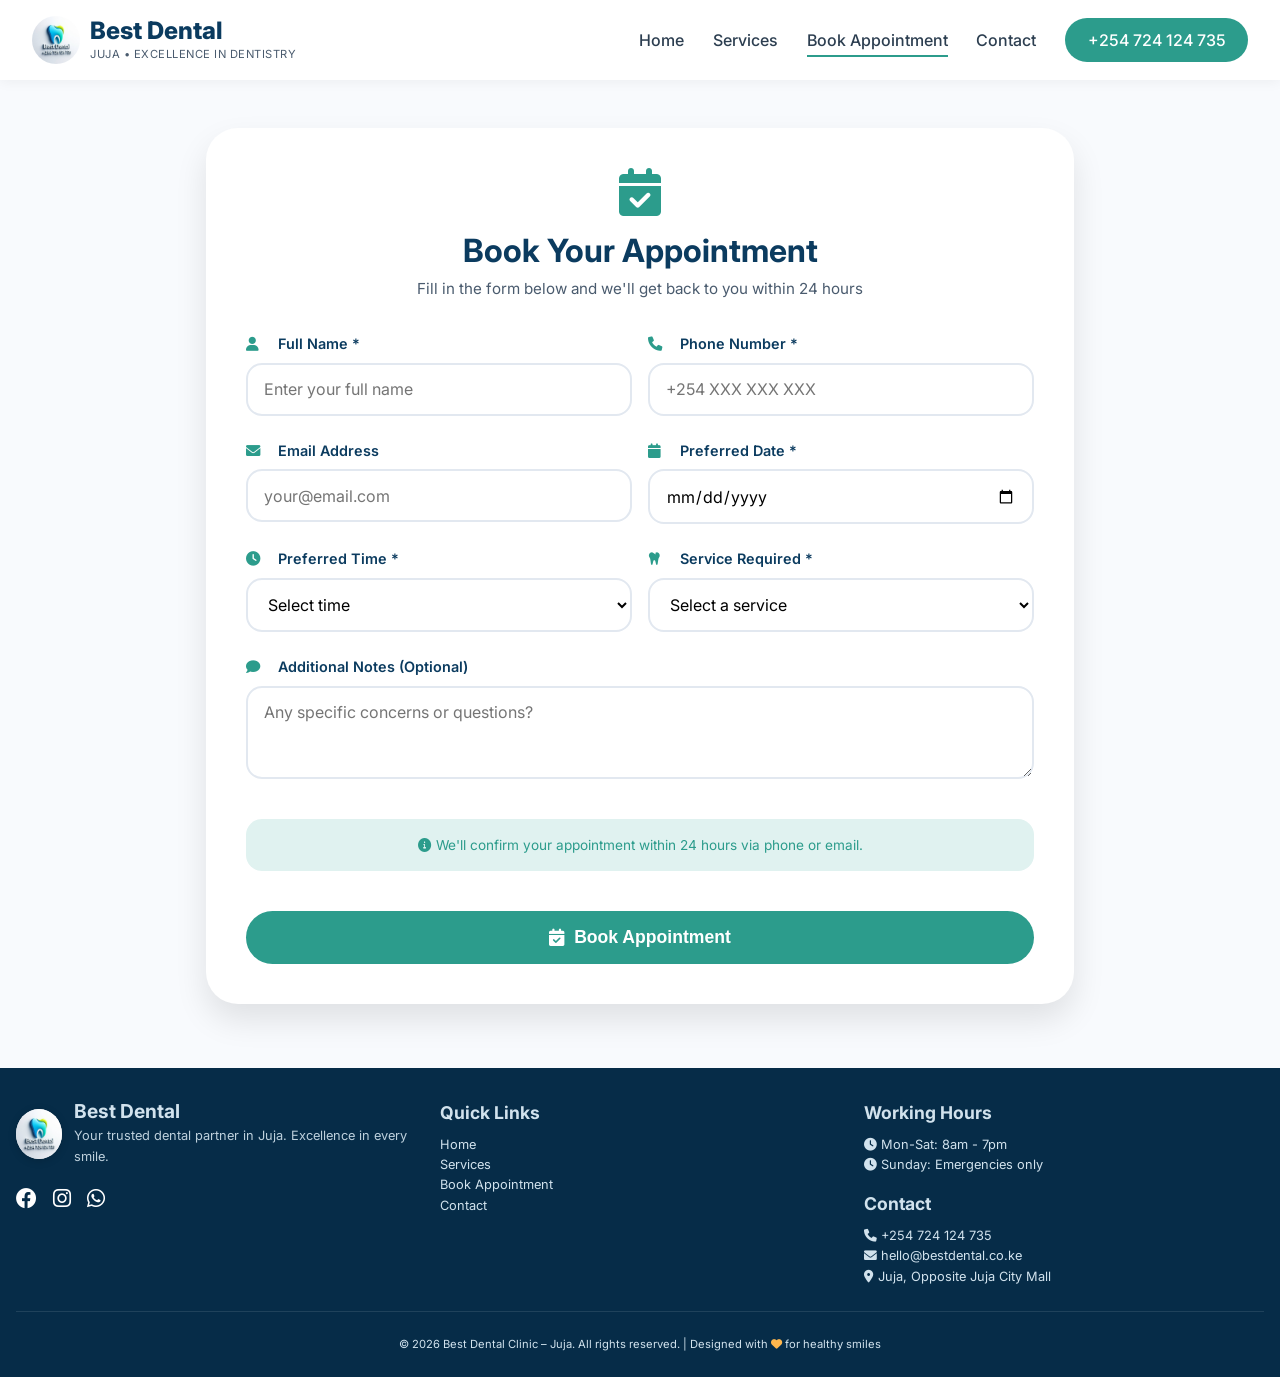
<file: appointment.html>
<!DOCTYPE html>
<html lang="en">
<head>
    <meta charset="UTF-8">
    <meta name="viewport" content="width=device-width, initial-scale=1.0, user-scalable=yes">
    <title>Book Appointment | Best Dental Juja</title>
    <link rel="stylesheet" href="https://cdnjs.cloudflare.com/ajax/libs/font-awesome/6.0.0-beta3/css/all.min.css">
    <link href="https://fonts.googleapis.com/css2?family=Inter:wght@300;400;500;600;700;800&display=swap" rel="stylesheet">
    <link rel="stylesheet" href="css/style.css">
    <style>
        /* Appointment Form Page Specific Styles */
        .form-container {
            max-width: 900px;
            margin: 2rem auto;
            padding: 1rem;
        }
        .form-card {
            background: white;
            border-radius: 32px;
            padding: 2.5rem;
            box-shadow: var(--shadow-lg);
            transition: transform 0.3s ease;
        }
        .form-card:hover {
            transform: translateY(-5px);
        }
        .form-header {
            text-align: center;
            margin-bottom: 2rem;
        }
        .form-header h1 {
            color: var(--primary);
            font-size: 2rem;
            margin-bottom: 0.5rem;
        }
        .form-header p {
            color: var(--gray-600);
            font-size: 0.95rem;
        }
        .form-header i {
            font-size: 3rem;
            color: var(--secondary);
            margin-bottom: 1rem;
        }
        .booking-form {
            display: flex;
            flex-direction: column;
            gap: 1.5rem;
        }
        .form-group {
            display: flex;
            flex-direction: column;
            gap: 0.5rem;
        }
        .form-group label {
            font-weight: 600;
            color: var(--primary);
            font-size: 0.9rem;
        }
        .form-group label i {
            margin-right: 8px;
            color: var(--secondary);
            width: 20px;
        }
        .form-group input,
        .form-group select,
        .form-group textarea {
            padding: 0.9rem 1rem;
            border: 2px solid #e2e8f0;
            border-radius: 16px;
            font-family: 'Inter', sans-serif;
            font-size: 1rem;
            transition: all 0.3s ease;
            background: white;
        }
        .form-group input:focus,
        .form-group select:focus,
        .form-group textarea:focus {
            outline: none;
            border-color: var(--secondary);
            box-shadow: 0 0 0 3px rgba(44, 156, 140, 0.1);
        }
        .form-row {
            display: grid;
            grid-template-columns: 1fr 1fr;
            gap: 1rem;
        }
        .submit-btn {
            background: var(--secondary);
            color: white;
            padding: 1rem;
            border: none;
            border-radius: 50px;
            font-size: 1.1rem;
            font-weight: 700;
            cursor: pointer;
            transition: all 0.3s ease;
            margin-top: 1rem;
            display: flex;
            align-items: center;
            justify-content: center;
            gap: 10px;
        }
        .submit-btn:hover {
            background: var(--primary-light);
            transform: translateY(-3px);
            box-shadow: var(--shadow-md);
        }
        .success-message {
            background: #d4edda;
            color: #155724;
            padding: 1rem;
            border-radius: 16px;
            margin-bottom: 1.5rem;
            text-align: center;
            display: none;
        }
        .error-message {
            background: #f8d7da;
            color: #721c24;
            padding: 1rem;
            border-radius: 16px;
            margin-bottom: 1.5rem;
            text-align: center;
            display: none;
        }
        .info-box {
            background: var(--secondary-light);
            padding: 1rem;
            border-radius: 16px;
            margin-top: 1rem;
            text-align: center;
        }
        .info-box p {
            font-size: 0.85rem;
            color: var(--secondary);
            margin: 0;
        }
        @media (max-width: 768px) {
            .form-card {
                padding: 1.5rem;
            }
            .form-row {
                grid-template-columns: 1fr;
                gap: 1rem;
            }
            .form-header h1 {
                font-size: 1.5rem;
            }
        }
    </style>
</head>
<body>
    <nav class="navbar">
        <div class="logo-area">
            <div class="logo-icon">
                <img src="img/logo.jpg" alt="Best Dental Logo">
            </div>
            <div class="logo-text">
                <h2>Best Dental</h2>
                <p>JUJA • EXCELLENCE IN DENTISTRY</p>
            </div>
        </div>
        
        <!-- Hamburger Button (Mobile Only) -->
        <button class="hamburger" id="hamburgerBtn">
            <span></span>
            <span></span>
            <span></span>
        </button>
        
        <!-- Desktop Navigation -->
        <div class="nav-links">
            <a href="index.html">Home</a>
            <a href="services.html">Services</a>
            <a href="appointment.html" class="active">Book Appointment</a>
            <a href="contact.html">Contact</a>
            <a href="contact.html" class="btn-contact">+254 724 124 735</a>
        </div>
    </nav>

    <!-- Slider Menu (Mobile Only) -->
    <div class="slider-overlay" id="sliderOverlay"></div>
    <div class="slider-menu" id="sliderMenu">
        <div class="slider-header">
            <div class="slider-logo">
                <div class="slider-logo-icon">
                    <img src="img/logo.jpg" alt="Best Dental Logo">
                </div>
                <div class="slider-logo-text">
                    <h3>Best Dental</h3>
                    <p>Juja • Excellence in Dentistry</p>
                </div>
            </div>
            <button class="close-slider" id="closeSliderBtn">&times;</button>
        </div>
        
        <div class="slider-nav">
            <a href="index.html"><i class="fas fa-home"></i> Home</a>
            <a href="services.html"><i class="fas fa-tooth"></i> Services</a>
            <a href="appointment.html" class="active"><i class="fas fa-calendar-check"></i> Book Appointment</a>
            <a href="contact.html"><i class="fas fa-envelope"></i> Contact</a>
        </div>
        
        <div class="slider-contact">
            <h4><i class="fas fa-phone-alt"></i> Contact Us</h4>
            <p><i class="fas fa-phone"></i> +254 724 124 735</p>
            <p><i class="fas fa-envelope"></i> hello@bestdental.co.ke</p>
            <p><i class="fas fa-map-marker-alt"></i> Juja, Opposite Juja City Mall</p>
            
            <div class="slider-social">
                <a href="https://web.facebook.com/best.dental.724787" target="_blank"><i class="fab fa-facebook"></i></a>
                <a href="https://www.instagram.com/bestdentalservices/" target="_blank"><i class="fab fa-instagram"></i></a>
                <a href="https://wa.me/254724124735" target="_blank"><i class="fab fa-whatsapp"></i></a>
            </div>
            
            <a href="appointment.html" class="slider-btn"><i class="fas fa-calendar-check"></i> Book Appointment</a>
        </div>
    </div>

    <div class="form-container">
        <div class="form-card">
            <div class="form-header">
                <i class="fas fa-calendar-check"></i>
                <h1>Book Your Appointment</h1>
                <p>Fill in the form below and we'll get back to you within 24 hours</p>
            </div>

            <div id="successMessage" class="success-message">
                <i class="fas fa-check-circle"></i> Your appointment has been booked successfully! We'll contact you shortly to confirm.
            </div>
            <div id="errorMessage" class="error-message">
                <i class="fas fa-exclamation-circle"></i> Please fill in all required fields correctly.
            </div>

            <form id="appointmentForm" class="booking-form">
                <div class="form-row">
                    <div class="form-group">
                        <label><i class="fas fa-user"></i> Full Name *</label>
                        <input type="text" id="fullName" placeholder="Enter your full name" required>
                    </div>
                    <div class="form-group">
                        <label><i class="fas fa-phone"></i> Phone Number *</label>
                        <input type="tel" id="phone" placeholder="+254 XXX XXX XXX" required>
                    </div>
                </div>

                <div class="form-row">
                    <div class="form-group">
                        <label><i class="fas fa-envelope"></i> Email Address</label>
                        <input type="email" id="email" placeholder="your@email.com">
                    </div>
                    <div class="form-group">
                        <label><i class="fas fa-calendar"></i> Preferred Date *</label>
                        <input type="date" id="preferredDate" required>
                    </div>
                </div>

                <div class="form-row">
                    <div class="form-group">
                        <label><i class="fas fa-clock"></i> Preferred Time *</label>
                        <select id="preferredTime" required>
                            <option value="">Select time</option>
                            <option value="08:00">8:00 AM</option>
                            <option value="09:00">9:00 AM</option>
                            <option value="10:00">10:00 AM</option>
                            <option value="11:00">11:00 AM</option>
                            <option value="12:00">12:00 PM</option>
                            <option value="13:00">1:00 PM</option>
                            <option value="14:00">2:00 PM</option>
                            <option value="15:00">3:00 PM</option>
                            <option value="16:00">4:00 PM</option>
                            <option value="17:00">5:00 PM</option>
                            <option value="18:00">6:00 PM</option>
                        </select>
                    </div>
                    <div class="form-group">
                        <label><i class="fas fa-tooth"></i> Service Required *</label>
                        <select id="service" required>
                            <option value="">Select a service</option>
                            <option value="General Checkup">General Checkup & Cleaning</option>
                            <option value="Teeth Whitening">Teeth Whitening</option>
                            <option value="Braces">Braces & Orthodontics</option>
                            <option value="Dentures">Dentures</option>
                            <option value="Root Canal">Root Canal Treatment</option>
                            <option value="Tooth Gems">Tooth Gems</option>
                            <option value="Cosmetic Dentistry">Cosmetic Dentistry</option>
                            <option value="Emergency Care">Emergency Dental Care</option>
                        </select>
                    </div>
                </div>

                <div class="form-group">
                    <label><i class="fas fa-comment"></i> Additional Notes (Optional)</label>
                    <textarea id="notes" rows="3" placeholder="Any specific concerns or questions?"></textarea>
                </div>

                <div class="info-box">
                    <p><i class="fas fa-info-circle"></i> We'll confirm your appointment within 24 hours via phone or email.</p>
                </div>

                <button type="submit" class="submit-btn">
                    <i class="fas fa-calendar-check"></i> Book Appointment
                </button>
            </form>
        </div>
    </div>

    <footer>
        <div class="footer-content">
            <div>
                <div class="footer-logo-area">
                    <div class="footer-logo-icon">
                        <img src="img/logo.jpg" alt="Best Dental Logo">
                    </div>
                    <div>
                        <h3>Best Dental</h3>
                        <p>Your trusted dental partner in Juja. Excellence in every smile.</p>
                    </div>
                </div>
                <div class="social-links">
                    <a href="https://web.facebook.com/best.dental.724787" target="_blank"><i class="fab fa-facebook"></i></a>
                    <a href="https://www.instagram.com/bestdentalservices/" target="_blank"><i class="fab fa-instagram"></i></a>
                    <a href="https://wa.me/254724124735" target="_blank"><i class="fab fa-whatsapp"></i></a>
                </div>
            </div>
            <div>
                <h4>Quick Links</h4>
                <p><a href="index.html">Home</a><br><a href="services.html">Services</a><br><a href="appointment.html">Book Appointment</a><br><a href="contact.html">Contact</a></p>
            </div>
            <div>
                <h4>Working Hours</h4>
                <p><i class="fas fa-clock"></i> Mon-Sat: 8am - 7pm<br><i class="fas fa-clock"></i> Sunday: Emergencies only</p>
                <h4 style="margin-top: 1rem;">Contact</h4>
                <p><i class="fas fa-phone"></i> +254 724 124 735<br><i class="fas fa-envelope"></i> hello@bestdental.co.ke<br><i class="fas fa-map-marker-alt"></i> Juja, Opposite Juja City Mall</p>
            </div>
        </div>
        <div class="copyright">
            <p>© 2026 Best Dental Clinic – Juja. All rights reserved. | Designed with <i class="fas fa-heart" style="color: #ffb74d;"></i> for healthy smiles</p>
        </div>
    </footer>

    <script>
        // Appointment Form Handler
        document.getElementById('appointmentForm').addEventListener('submit', function(e) {
            e.preventDefault();
            
            // Get form values
            const fullName = document.getElementById('fullName').value.trim();
            const phone = document.getElementById('phone').value.trim();
            const email = document.getElementById('email').value.trim();
            const preferredDate = document.getElementById('preferredDate').value;
            const preferredTime = document.getElementById('preferredTime').value;
            const service = document.getElementById('service').value;
            const notes = document.getElementById('notes').value;
            
            // Validate required fields
            if (!fullName || !phone || !preferredDate || !preferredTime || !service) {
                showError('Please fill in all required fields.');
                return;
            }
            
            // Validate phone number (basic Kenyan format)
            const phoneRegex = /^(\+254|0)[0-9]{9}$/;
            if (!phoneRegex.test(phone) && !phone.match(/^[0-9]{10,12}$/)) {
                showError('Please enter a valid phone number (e.g., 0712345678 or +254712345678)');
                return;
            }
            
            // Create appointment object
            const appointment = {
                id: Date.now(),
                name: fullName,
                phone: phone,
                email: email,
                service: service,
                datetime: `${preferredDate}T${preferredTime}`,
                date: preferredDate,
                time: preferredTime,
                notes: notes,
                status: 'Pending',
                createdAt: new Date().toISOString(),
                source: 'patient_form'
            };
            
            // Get existing appointments from localStorage
            let appointments = JSON.parse(localStorage.getItem('bestDentalERP')) || [];
            
            // Add new appointment
            appointments.push(appointment);
            
            // Save to localStorage
            localStorage.setItem('bestDentalERP', JSON.stringify(appointments));
            
            // Show success message
            showSuccess('Your appointment has been booked successfully!');
            
            // Reset form
            document.getElementById('appointmentForm').reset();
            
            // Optional: Send to admin email (would require backend)
            console.log('New appointment booked:', appointment);
        });
        
        function showSuccess(message) {
            const successDiv = document.getElementById('successMessage');
            const errorDiv = document.getElementById('errorMessage');
            successDiv.innerHTML = `<i class="fas fa-check-circle"></i> ${message}`;
            successDiv.style.display = 'block';
            errorDiv.style.display = 'none';
            
            // Auto hide after 5 seconds
            setTimeout(() => {
                successDiv.style.display = 'none';
            }, 5000);
        }
        
        function showError(message) {
            const errorDiv = document.getElementById('errorMessage');
            const successDiv = document.getElementById('successMessage');
            errorDiv.innerHTML = `<i class="fas fa-exclamation-circle"></i> ${message}`;
            errorDiv.style.display = 'block';
            successDiv.style.display = 'none';
            
            // Auto hide after 4 seconds
            setTimeout(() => {
                errorDiv.style.display = 'none';
            }, 4000);
        }
        
        // Set min date to today
        const today = new Date().toISOString().split('T')[0];
        document.getElementById('preferredDate').min = today;
    </script>
    <script src="js/script.js"></script>
</body>
</html>
</file>
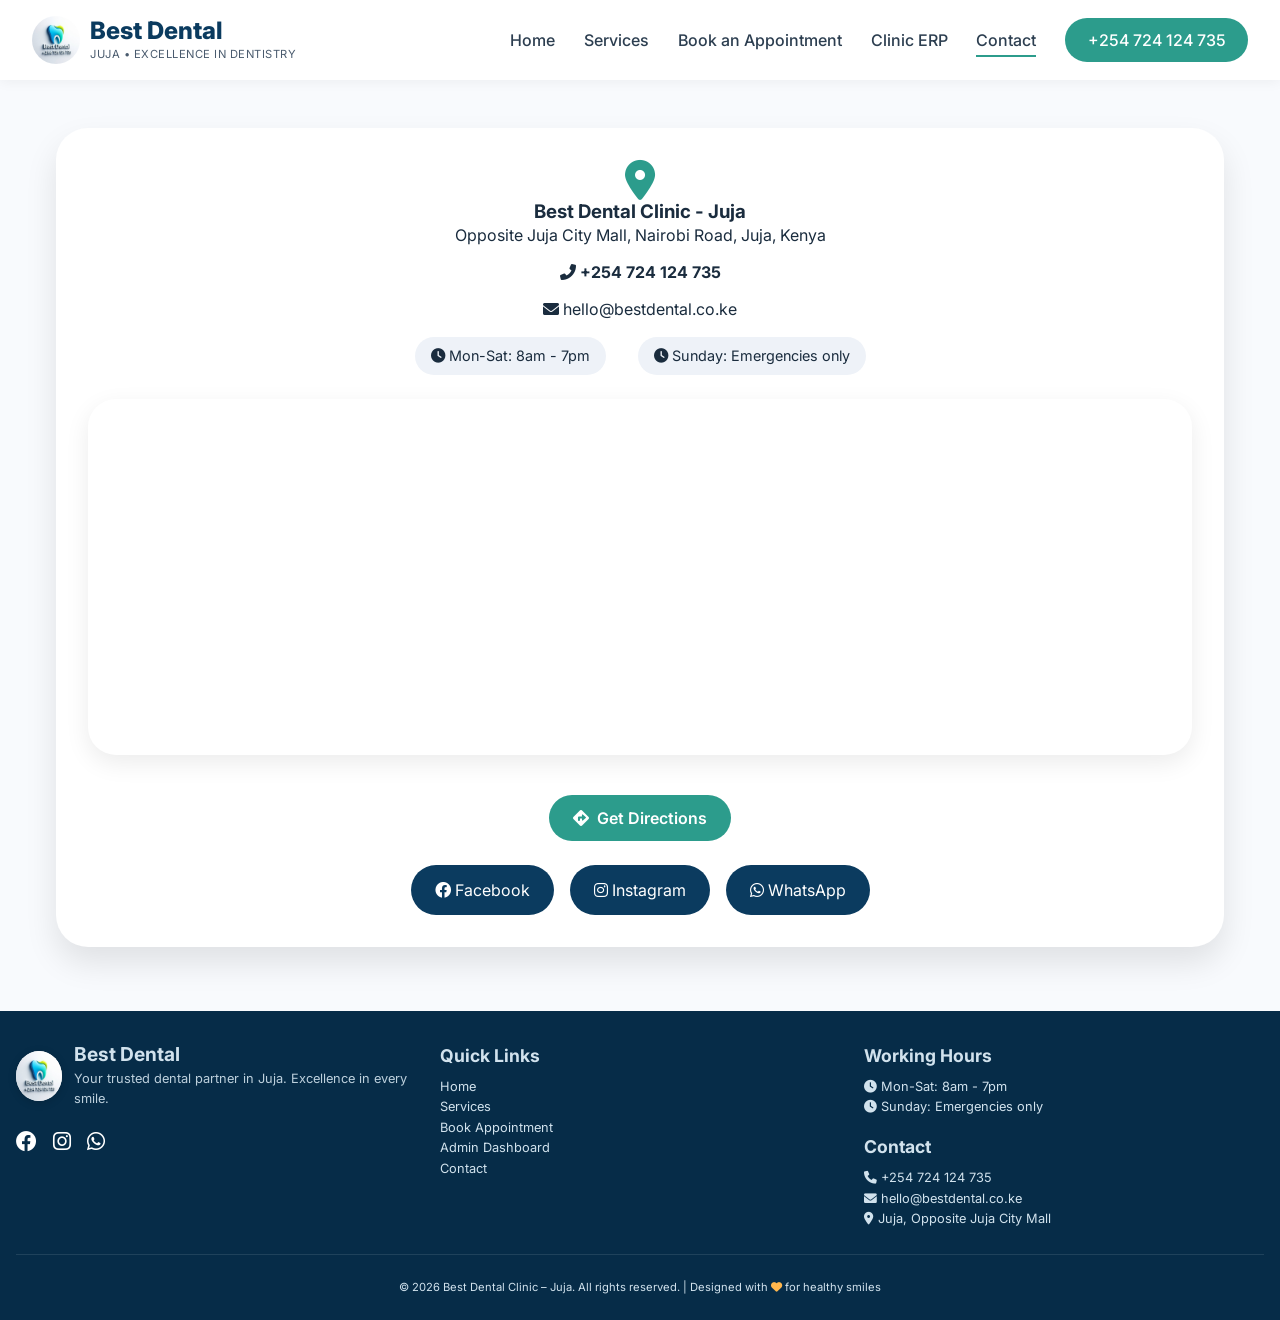
<file: contact.html>
<!DOCTYPE html>
<html lang="en">
<head>
    <meta charset="UTF-8">
    <meta name="viewport" content="width=device-width, initial-scale=1.0, user-scalable=yes">
    
    <!-- Title -->
    <title>Contact Best Dental | Dental Clinic in Juja</title>
    
    <!-- Favicon - Browser Tab Icon -->
    <link rel="icon" type="image/jpeg" href="img/logo.jpg">
    <link rel="apple-touch-icon" href="img/logo.jpg">
    
    <!-- Open Graph Meta Tags (For WhatsApp, Facebook, LinkedIn sharing) -->
    <meta property="og:title" content="Contact Best Dental - Premium Dental Clinic in Juja">
    <meta property="og:description" content="Visit Best Dental Clinic in Juja for expert dental care. Located opposite Juja City Mall. Call +254 724 124 735 to book your appointment today!">
    <meta property="og:image" content="https://bestdental.co.ke/img/logo.jpg">
    <meta property="og:image:width" content="1200">
    <meta property="og:image:height" content="630">
    <meta property="og:type" content="website">
    <meta property="og:url" content="https://bestdental.co.ke/contact.html">
    <meta property="og:site_name" content="Best Dental Clinic">
    
    <!-- Twitter Card Meta Tags -->
    <meta name="twitter:card" content="summary_large_image">
    <meta name="twitter:title" content="Contact Best Dental - Premium Dental Clinic in Juja">
    <meta name="twitter:description" content="Visit Best Dental Clinic in Juja. Call +254 724 124 735 to book your appointment today!">
    <meta name="twitter:image" content="https://bestdental.co.ke/img/logo.jpg">
    
    <!-- Additional SEO Meta Tags -->
    <meta name="description" content="Contact Best Dental Clinic in Juja. Located opposite Juja City Mall. Call +254 724 124 735 or email hello@bestdental.co.ke for appointments and inquiries.">
    <meta name="keywords" content="dentist Juja contact, dental clinic Juja phone number, Best Dental location, Juja City Mall dentist">
    <meta name="author" content="Best Dental Clinic">
    <meta name="robots" content="index, follow">
    
    <!-- CSS -->
    <link rel="stylesheet" href="https://cdnjs.cloudflare.com/ajax/libs/font-awesome/6.0.0-beta3/css/all.min.css">
    <link href="https://fonts.googleapis.com/css2?family=Inter:wght@300;400;500;600;700;800&display=swap" rel="stylesheet">
    <link rel="stylesheet" href="css/style.css">
    <style>
        /* Contact Page Specific Styles */
        .contact-container {
            max-width: 1200px;
            margin: 2rem auto;
            padding: 1rem;
        }
        .contact-card {
            background: white;
            border-radius: 2rem;
            padding: 2rem;
            text-align: center;
            box-shadow: var(--shadow-lg);
            transition: transform 0.3s ease;
        }
        .contact-card:hover {
            transform: translateY(-5px);
        }
        .contact-details p {
            margin: 0.8rem 0;
        }
        .map-placeholder {
            margin: 1.5rem 0;
            border-radius: 28px;
            overflow: hidden;
            box-shadow: var(--shadow-md);
        }
        .map-placeholder iframe {
            width: 100%;
            height: 350px;
            border-radius: 28px;
            transition: transform 0.3s ease;
            border: none;
        }
        .map-placeholder iframe:hover {
            transform: scale(1.01);
        }
        .social-buttons {
            display: flex;
            justify-content: center;
            gap: 1rem;
            flex-wrap: wrap;
            margin-top: 1.5rem;
        }
        .social-buttons a {
            display: inline-block;
            background: var(--primary);
            color: white;
            padding: 0.8rem 1.5rem;
            border-radius: 50px;
            text-decoration: none;
            transition: all 0.3s ease;
        }
        .social-buttons a:hover {
            background: var(--secondary);
            transform: translateY(-3px);
        }
        .hours-grid {
            display: flex;
            justify-content: center;
            gap: 2rem;
            flex-wrap: wrap;
            margin-top: 1rem;
        }
        .hours-item {
            background: var(--gray-200);
            padding: 0.5rem 1rem;
            border-radius: 50px;
            font-size: 0.9rem;
        }
        .get-directions {
            display: inline-flex;
            align-items: center;
            gap: 8px;
            background: var(--secondary);
            color: white;
            padding: 0.7rem 1.5rem;
            border-radius: 50px;
            text-decoration: none;
            font-weight: 600;
            margin-top: 1rem;
            transition: all 0.3s ease;
        }
        .get-directions:hover {
            background: var(--primary-light);
            transform: translateY(-2px);
        }
        @media (max-width: 768px) {
            .map-placeholder iframe {
                height: 250px;
            }
            .contact-card {
                padding: 1.5rem;
            }
        }
    </style>
</head>
<body>
    <nav class="navbar">
        <div class="logo-area">
            <div class="logo-icon">
                <img src="img/logo.jpg" alt="Best Dental Logo">
            </div>
            <div class="logo-text">
                <h2>Best Dental</h2>
                <p>JUJA • EXCELLENCE IN DENTISTRY</p>
            </div>
        </div>
        
        <!-- Hamburger Button (Mobile Only) -->
        <button class="hamburger" id="hamburgerBtn">
            <span></span>
            <span></span>
            <span></span>
        </button>
        
        <!-- Desktop Navigation -->
        <div class="nav-links">
            <a href="index.html">Home</a>
            <a href="services.html">Services</a>
            <a href="appointment.html">Book an Appointment</a>
            <a href="erp.html">Clinic ERP</a>
            <a href="contact.html" class="active">Contact</a>
            <a href="contact.html" class="btn-contact">+254 724 124 735</a>
        </div>
    </nav>

    <!-- Slider Menu (Mobile Only) -->
    <div class="slider-overlay" id="sliderOverlay"></div>
    <div class="slider-menu" id="sliderMenu">
        <div class="slider-header">
            <div class="slider-logo">
                <div class="slider-logo-icon">
                    <img src="img/logo.jpg" alt="Best Dental Logo">
                </div>
                <div class="slider-logo-text">
                    <h3>Best Dental</h3>
                    <p>Juja • Excellence in Dentistry</p>
                </div>
            </div>
            <button class="close-slider" id="closeSliderBtn">&times;</button>
        </div>
        
        <div class="slider-nav">
            <a href="index.html"><i class="fas fa-home"></i> Home</a>
            <a href="services.html"><i class="fas fa-tooth"></i> Services</a>
            <a href="appointment.html"><i class="fas fa-calendar-check"></i> Book Appointment</a>
            <a href="erp.html"><i class="fas fa-chart-line"></i> Clinic ERP</a>
            <a href="contact.html" class="active"><i class="fas fa-envelope"></i> Contact</a>
        </div>
        
        <div class="slider-contact">
            <h4><i class="fas fa-phone-alt"></i> Contact Us</h4>
            <p><i class="fas fa-phone"></i> +254 724 124 735</p>
            <p><i class="fas fa-envelope"></i> hello@bestdental.co.ke</p>
            <p><i class="fas fa-map-marker-alt"></i> Juja, Opposite Juja City Mall</p>
            
            <div class="slider-social">
                <a href="https://web.facebook.com/best.dental.724787" target="_blank"><i class="fab fa-facebook"></i></a>
                <a href="https://www.instagram.com/bestdentalservices/" target="_blank"><i class="fab fa-instagram"></i></a>
                <a href="https://wa.me/254724124735" target="_blank"><i class="fab fa-whatsapp"></i></a>
            </div>
            
            <a href="appointment.html" class="slider-btn"><i class="fas fa-calendar-check"></i> Book Appointment</a>
        </div>
    </div>

    <div class="contact-container">
        <div class="contact-card">
            <i class="fas fa-map-marker-alt" style="font-size: 2.5rem; color: var(--secondary);"></i>
            <h3>Best Dental Clinic - Juja</h3>
            <p>Opposite Juja City Mall, Nairobi Road, Juja, Kenya</p>
            
            <div class="contact-details">
                <p><i class="fas fa-phone-alt"></i> <strong>+254 724 124 735</strong></p>
                <p><i class="fas fa-envelope"></i> hello@bestdental.co.ke</p>
            </div>

            <div class="hours-grid">
                <div class="hours-item"><i class="fas fa-clock"></i> Mon-Sat: 8am - 7pm</div>
                <div class="hours-item"><i class="fas fa-clock"></i> Sunday: Emergencies only</div>
            </div>

            <!-- Updated Google Maps Embed with Exact Best Dental Location -->
            <div class="map-placeholder">
                <iframe 
                    src="https://www.google.com/maps/embed?pb=!1m18!1m12!1m3!1d3989.095303141723!2d37.01863947496531!3d-1.0907919988987371!2m3!1f0!2f0!3f0!3m2!1i1024!2i768!4f13.1!3m3!1m2!1s0x182f492d5d65ef6b%3A0x2036d4c0ab59bcfb!2sBest%20Dental!5e0!3m2!1sen!2ske!4v1776345530873!5m2!1sen!2ske" 
                    width="100%" 
                    height="350" 
                    style="border:0;" 
                    allowfullscreen="" 
                    loading="lazy" 
                    referrerpolicy="no-referrer-when-downgrade">
                </iframe>
            </div>

            <a href="https://maps.google.com/?q=Best+Dental+Juja" target="_blank" class="get-directions">
                <i class="fas fa-directions"></i> Get Directions
            </a>

            <div class="social-buttons">
                <a href="https://web.facebook.com/best.dental.724787" target="_blank"><i class="fab fa-facebook"></i> Facebook</a>
                <a href="https://www.instagram.com/bestdentalservices/" target="_blank"><i class="fab fa-instagram"></i> Instagram</a>
                <a href="https://wa.me/254724124735" target="_blank"><i class="fab fa-whatsapp"></i> WhatsApp</a>
            </div>
        </div>
    </div>

    <footer>
        <div class="footer-content">
            <div>
                <div class="footer-logo-area">
                    <div class="footer-logo-icon">
                        <img src="img/logo.jpg" alt="Best Dental Logo">
                    </div>
                    <div>
                        <h3>Best Dental</h3>
                        <p>Your trusted dental partner in Juja. Excellence in every smile.</p>
                    </div>
                </div>
                <div class="social-links">
                    <a href="https://web.facebook.com/best.dental.724787" target="_blank"><i class="fab fa-facebook"></i></a>
                    <a href="https://www.instagram.com/bestdentalservices/" target="_blank"><i class="fab fa-instagram"></i></a>
                    <a href="https://wa.me/254724124735" target="_blank"><i class="fab fa-whatsapp"></i></a>
                </div>
            </div>
            <div>
                <h4>Quick Links</h4>
                <p><a href="index.html">Home</a><br><a href="services.html">Services</a><br><a href="appointment.html">Book Appointment</a><br><a href="erp.html">Admin Dashboard</a><br><a href="contact.html">Contact</a></p>
            </div>
            <div>
                <h4>Working Hours</h4>
                <p><i class="fas fa-clock"></i> Mon-Sat: 8am - 7pm<br><i class="fas fa-clock"></i> Sunday: Emergencies only</p>
                <h4 style="margin-top: 1rem;">Contact</h4>
                <p><i class="fas fa-phone"></i> +254 724 124 735<br><i class="fas fa-envelope"></i> hello@bestdental.co.ke<br><i class="fas fa-map-marker-alt"></i> Juja, Opposite Juja City Mall</p>
            </div>
        </div>
        <div class="copyright">
            <p>© 2026 Best Dental Clinic – Juja. All rights reserved. | Designed with <i class="fas fa-heart" style="color: #ffb74d;"></i> for healthy smiles</p>
        </div>
    </footer>

    <script src="js/script.js"></script>
</body>
</html>
</file>
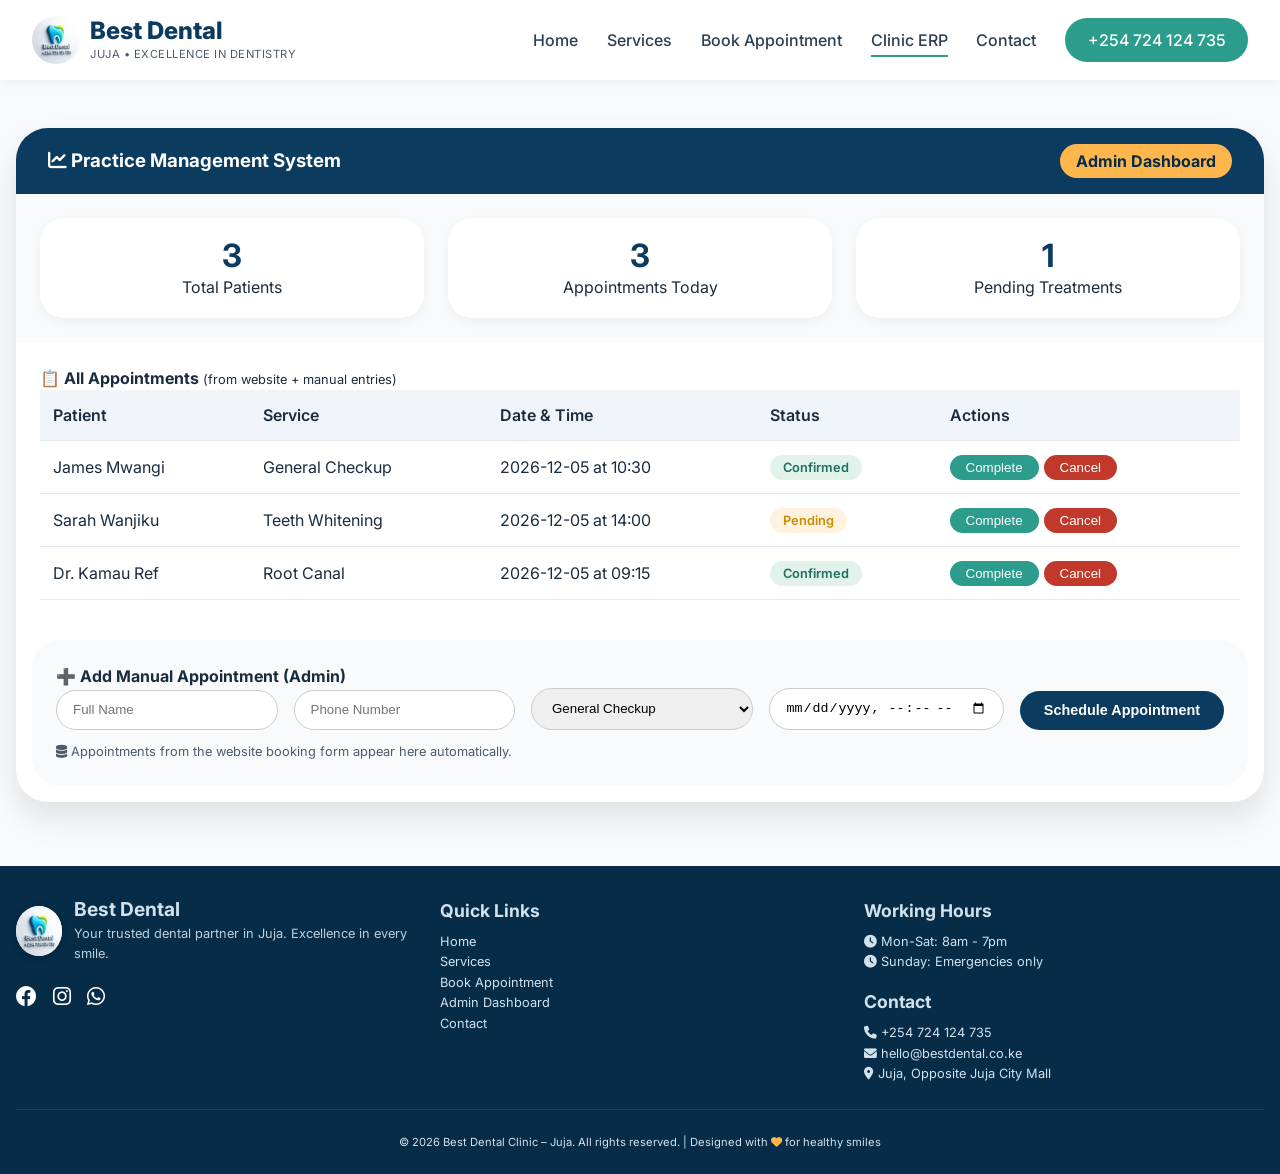
<file: erp.html>
<!DOCTYPE html>
<html lang="en">
<head>
    <meta charset="UTF-8">
    <meta name="viewport" content="width=device-width, initial-scale=1.0, user-scalable=yes">
    <title>Clinic ERP | Best Dental Management</title>
    <link rel="stylesheet" href="https://cdnjs.cloudflare.com/ajax/libs/font-awesome/6.0.0-beta3/css/all.min.css">
    <link href="https://fonts.googleapis.com/css2?family=Inter:wght@300;400;500;600;700;800&display=swap" rel="stylesheet">
    <link rel="stylesheet" href="css/style.css">
    <style>
        /* ERP Page Specific Styles */
        .erp-container {
            max-width: 1400px;
            margin: 2rem auto;
            padding: 1rem;
        }
        .erp-dashboard {
            background: white;
            border-radius: 32px;
            box-shadow: var(--shadow-lg);
            overflow: hidden;
            transition: transform 0.3s ease;
        }
        .erp-dashboard:hover {
            transform: translateY(-5px);
        }
        .erp-header {
            background: var(--primary);
            color: white;
            padding: 1rem 2rem;
            display: flex;
            justify-content: space-between;
            align-items: center;
            flex-wrap: wrap;
        }
        .erp-badge {
            background: var(--accent);
            padding: 0.3rem 1rem;
            border-radius: 50px;
            color: var(--primary-dark);
            font-weight: bold;
        }
        .stats-row {
            display: flex;
            gap: 1.5rem;
            padding: 1.5rem;
            background: #f9fafc;
            flex-wrap: wrap;
        }
        .stat-card {
            background: white;
            border-radius: 24px;
            padding: 1.2rem;
            flex: 1;
            text-align: center;
            box-shadow: var(--shadow-sm);
            transition: all 0.3s ease;
        }
        .stat-card:hover {
            transform: translateY(-5px);
            box-shadow: var(--shadow-md);
        }
        .stat-card h2 {
            font-size: 2rem;
            color: var(--primary);
        }
        .appointment-section {
            padding: 1.5rem;
            overflow-x: auto;
        }
        table {
            width: 100%;
            border-collapse: collapse;
        }
        th, td {
            padding: 0.8rem;
            text-align: left;
            border-bottom: 1px solid #e2e8f0;
        }
        th {
            background: #f1f5f9;
            font-weight: 600;
        }
        .status {
            background: #e0f2e9;
            color: #1e6f5c;
            padding: 0.2rem 0.8rem;
            border-radius: 30px;
            font-size: 0.8rem;
            font-weight: 600;
            display: inline-block;
        }
        .status-pending {
            background: #fff3e0;
            color: #cc8b00;
        }
        .status-completed {
            background: #e0f2e9;
            color: #1e6f5c;
        }
        .source-badge {
            background: #e0e7ff;
            color: #3730a3;
            padding: 0.2rem 0.5rem;
            border-radius: 30px;
            font-size: 0.7rem;
            font-weight: 600;
            display: inline-block;
            margin-left: 0.5rem;
        }
        .btn-sm {
            background: var(--secondary);
            border: none;
            color: white;
            padding: 0.3rem 1rem;
            border-radius: 30px;
            cursor: pointer;
            margin-right: 5px;
            transition: all 0.2s ease;
        }
        .btn-sm:hover {
            transform: translateY(-2px);
        }
        .btn-danger {
            background: #c0392b;
        }
        .btn-view {
            background: var(--primary);
        }
        .form-add {
            background: #f9fafc;
            margin: 1rem;
            padding: 1.5rem;
            border-radius: 28px;
        }
        .flex-form {
            display: flex;
            flex-wrap: wrap;
            gap: 1rem;
            align-items: end;
        }
        .flex-form input, .flex-form select {
            padding: 0.7rem 1rem;
            border-radius: 40px;
            border: 1px solid #ccc;
            flex: 1;
            transition: all 0.2s ease;
        }
        .flex-form input:focus, .flex-form select:focus {
            outline: none;
            border-color: var(--secondary);
            box-shadow: 0 0 0 3px rgba(44,156,140,0.1);
        }
        .btn-primary {
            background: var(--primary);
            color: white;
            border: none;
            padding: 0.7rem 1.5rem;
            border-radius: 40px;
            cursor: pointer;
            transition: all 0.2s ease;
        }
        .btn-primary:hover {
            background: var(--primary-light);
            transform: translateY(-2px);
        }
        .modal {
            display: none;
            position: fixed;
            top: 0;
            left: 0;
            width: 100%;
            height: 100%;
            background: rgba(0,0,0,0.5);
            z-index: 2000;
            justify-content: center;
            align-items: center;
        }
        .modal-content {
            background: white;
            border-radius: 24px;
            padding: 2rem;
            max-width: 500px;
            width: 90%;
            max-height: 80vh;
            overflow-y: auto;
        }
        .modal-content h3 {
            color: var(--primary);
            margin-bottom: 1rem;
        }
        .modal-content p {
            margin: 0.5rem 0;
            line-height: 1.6;
        }
        .close-modal {
            background: var(--secondary);
            color: white;
            border: none;
            padding: 0.5rem 1rem;
            border-radius: 40px;
            cursor: pointer;
            margin-top: 1rem;
        }
        @media (max-width: 768px) {
            .stats-row { flex-direction: column; }
            .flex-form { flex-direction: column; }
            .flex-form input, .flex-form select, .flex-form button { width: 100%; }
        }
    </style>
</head>
<body>
    <nav class="navbar">
        <div class="logo-area">
            <div class="logo-icon">
                <img src="img/logo.jpg" alt="Best Dental Logo">
            </div>
            <div class="logo-text">
                <h2>Best Dental</h2>
                <p>JUJA • EXCELLENCE IN DENTISTRY</p>
            </div>
        </div>
        
        <!-- Hamburger Button (Mobile Only) -->
        <button class="hamburger" id="hamburgerBtn">
            <span></span>
            <span></span>
            <span></span>
        </button>
        
        <!-- Desktop Navigation -->
        <div class="nav-links">
            <a href="index.html">Home</a>
            <a href="services.html">Services</a>
            <a href="appointment.html">Book Appointment</a>
            <a href="erp.html" class="active">Clinic ERP</a>
            <a href="contact.html">Contact</a>
            <a href="contact.html" class="btn-contact">+254 724 124 735</a>
        </div>
    </nav>

    <!-- Slider Menu (Mobile Only) -->
    <div class="slider-overlay" id="sliderOverlay"></div>
    <div class="slider-menu" id="sliderMenu">
        <div class="slider-header">
            <div class="slider-logo">
                <div class="slider-logo-icon">
                    <img src="img/logo.jpg" alt="Best Dental Logo">
                </div>
                <div class="slider-logo-text">
                    <h3>Best Dental</h3>
                    <p>Juja • Excellence in Dentistry</p>
                </div>
            </div>
            <button class="close-slider" id="closeSliderBtn">&times;</button>
        </div>
        
        <div class="slider-nav">
            <a href="index.html"><i class="fas fa-home"></i> Home</a>
            <a href="services.html"><i class="fas fa-tooth"></i> Services</a>
            <a href="appointment.html"><i class="fas fa-calendar-check"></i> Book Appointment</a>
            <a href="erp.html" class="active"><i class="fas fa-chart-line"></i> Clinic ERP</a>
            <a href="contact.html"><i class="fas fa-envelope"></i> Contact</a>
        </div>
        
        <div class="slider-contact">
            <h4><i class="fas fa-phone-alt"></i> Contact Us</h4>
            <p><i class="fas fa-phone"></i> +254 724 124 735</p>
            <p><i class="fas fa-envelope"></i> hello@bestdental.co.ke</p>
            <p><i class="fas fa-map-marker-alt"></i> Juja, Opposite Juja City Mall</p>
            
            <div class="slider-social">
                <a href="https://web.facebook.com/best.dental.724787" target="_blank"><i class="fab fa-facebook"></i></a>
                <a href="https://www.instagram.com/bestdentalservices/" target="_blank"><i class="fab fa-instagram"></i></a>
                <a href="https://wa.me/254724124735" target="_blank"><i class="fab fa-whatsapp"></i></a>
            </div>
            
            <a href="appointment.html" class="slider-btn"><i class="fas fa-calendar-check"></i> Book Appointment</a>
        </div>
    </div>

    <!-- Modal for viewing appointment details -->
    <div id="detailsModal" class="modal">
        <div class="modal-content">
            <h3><i class="fas fa-user-md"></i> Appointment Details</h3>
            <div id="modalDetails"></div>
            <button class="close-modal" onclick="closeModal()">Close</button>
        </div>
    </div>

    <div class="erp-container">
        <div class="erp-dashboard">
            <div class="erp-header">
                <h3><i class="fas fa-chart-line"></i> Practice Management System</h3>
                <div class="erp-badge">Admin Dashboard</div>
            </div>
            <div class="stats-row">
                <div class="stat-card"><h2 id="totalPatients">0</h2><p>Total Patients</p></div>
                <div class="stat-card"><h2 id="todayApps">0</h2><p>Appointments Today</p></div>
                <div class="stat-card"><h2 id="pendingCount">0</h2><p>Pending Treatments</p></div>
            </div>
            <div class="appointment-section">
                <h4>📋 All Appointments <span style="font-size: 0.8rem; font-weight: normal;">(from website + manual entries)</span></h4>
                <table id="appTable">
                    <thead>
                        <tr><th>Patient</th><th>Service</th><th>Date & Time</th><th>Status</th><th>Actions</th></tr>
                    </thead>
                    <tbody id="appBody"></tbody>
                </table>
            </div>
            <div class="form-add">
                <h4>➕ Add Manual Appointment (Admin)</h4>
                <div class="flex-form">
                    <input type="text" id="patName" placeholder="Full Name">
                    <input type="text" id="patPhone" placeholder="Phone Number">
                    <select id="patService">
                        <option>General Checkup</option><option>Teeth Whitening</option><option>Braces</option>
                        <option>Dentures</option><option>Tooth Gem</option><option>Root Canal</option>
                        <option>Cosmetic Dentistry</option><option>Emergency Care</option>
                    </select>
                    <input type="datetime-local" id="patDateTime">
                    <button class="btn-primary" id="addBtn">Schedule Appointment</button>
                </div>
                <p style="font-size: 0.8rem; margin-top: 0.8rem; color: var(--gray-600);">
                    <i class="fas fa-database"></i> Appointments from the website booking form appear here automatically.
                </p>
            </div>
        </div>
    </div>

    <footer>
        <div class="footer-content">
            <div>
                <div class="footer-logo-area">
                    <div class="footer-logo-icon">
                        <img src="img/logo.jpg" alt="Best Dental Logo">
                    </div>
                    <div>
                        <h3>Best Dental</h3>
                        <p>Your trusted dental partner in Juja. Excellence in every smile.</p>
                    </div>
                </div>
                <div class="social-links">
                    <a href="https://web.facebook.com/best.dental.724787" target="_blank"><i class="fab fa-facebook"></i></a>
                    <a href="https://www.instagram.com/bestdentalservices/" target="_blank"><i class="fab fa-instagram"></i></a>
                    <a href="https://wa.me/254724124735" target="_blank"><i class="fab fa-whatsapp"></i></a>
                </div>
            </div>
            <div>
                <h4>Quick Links</h4>
                <p><a href="index.html">Home</a><br><a href="services.html">Services</a><br><a href="appointment.html">Book Appointment</a><br><a href="erp.html">Admin Dashboard</a><br><a href="contact.html">Contact</a></p>
            </div>
            <div>
                <h4>Working Hours</h4>
                <p><i class="fas fa-clock"></i> Mon-Sat: 8am - 7pm<br><i class="fas fa-clock"></i> Sunday: Emergencies only</p>
                <h4 style="margin-top: 1rem;">Contact</h4>
                <p><i class="fas fa-phone"></i> +254 724 124 735<br><i class="fas fa-envelope"></i> hello@bestdental.co.ke<br><i class="fas fa-map-marker-alt"></i> Juja, Opposite Juja City Mall</p>
            </div>
        </div>
        <div class="copyright">
            <p>© 2026 Best Dental Clinic – Juja. All rights reserved. | Designed with <i class="fas fa-heart" style="color: #ffb74d;"></i> for healthy smiles</p>
        </div>
    </footer>

    <script>
        // ERP SYSTEM FUNCTIONS (Updated to work with patient form)
        
        let currentAppointments = [];
        
        function getTodayDate() {
            const today = new Date();
            return `${today.getFullYear()}-${String(today.getMonth() + 1).padStart(2, '0')}-${String(today.getDate()).padStart(2, '0')}`;
        }
        
        function loadAppointments() {
            const stored = localStorage.getItem('bestDentalERP');
            if (stored) {
                currentAppointments = JSON.parse(stored);
            } else {
                // Default demo appointments
                currentAppointments = [
                    { id: 1, name: "James Mwangi", phone: "0712345678", service: "General Checkup", datetime: `${getTodayDate()}T10:30`, status: "Confirmed", source: "manual", notes: "", email: "" },
                    { id: 2, name: "Sarah Wanjiku", phone: "0723456789", service: "Teeth Whitening", datetime: `${getTodayDate()}T14:00`, status: "Pending", source: "manual", notes: "", email: "" },
                    { id: 3, name: "Dr. Kamau Ref", phone: "0734567890", service: "Root Canal", datetime: `${getTodayDate()}T09:15`, status: "Confirmed", source: "manual", notes: "", email: "" }
                ];
                saveToLocal();
            }
            updateDashboard();
            renderAppointmentsTable();
        }
        
        function saveToLocal() {
            localStorage.setItem('bestDentalERP', JSON.stringify(currentAppointments));
        }
        
        function updateDashboard() {
            const totalPatients = currentAppointments.length;
            const today = getTodayDate();
            const todayApps = currentAppointments.filter(app => app.datetime && app.datetime.startsWith(today)).length;
            const pendingTreatments = currentAppointments.filter(app => app.status === "Pending").length;
            
            document.getElementById("totalPatients").innerText = totalPatients;
            document.getElementById("todayApps").innerText = todayApps;
            document.getElementById("pendingCount").innerText = pendingTreatments;
        }
        
        function formatDateTime(datetime) {
            if (!datetime) return "Not scheduled";
            return datetime.replace("T", " at ");
        }
        
        function getSourceBadge(source) {
            if (source === 'patient_form') {
                return '<span class="source-badge"><i class="fas fa-globe"></i> Online</span>';
            }
            return '<span class="source-badge" style="background:#e0e7ff;color:#3730a3;"><i class="fas fa-user-shield"></i> Admin</span>';
        }
        
        function viewDetails(app) {
            const modal = document.getElementById('detailsModal');
            const modalDetails = document.getElementById('modalDetails');
            modalDetails.innerHTML = `
                <p><strong><i class="fas fa-user"></i> Name:</strong> ${app.name}</p>
                <p><strong><i class="fas fa-phone"></i> Phone:</strong> ${app.phone || 'Not provided'}</p>
                <p><strong><i class="fas fa-envelope"></i> Email:</strong> ${app.email || 'Not provided'}</p>
                <p><strong><i class="fas fa-tooth"></i> Service:</strong> ${app.service}</p>
                <p><strong><i class="fas fa-calendar"></i> Date & Time:</strong> ${formatDateTime(app.datetime)}</p>
                <p><strong><i class="fas fa-tag"></i> Source:</strong> ${app.source === 'patient_form' ? 'Website Booking Form' : 'Admin Manual Entry'}</p>
                <p><strong><i class="fas fa-sticky-note"></i> Notes:</strong> ${app.notes || 'No additional notes'}</p>
                <p><strong><i class="fas fa-clock"></i> Booked On:</strong> ${app.createdAt ? new Date(app.createdAt).toLocaleString() : 'Not recorded'}</p>
            `;
            modal.style.display = 'flex';
        }
        
        function closeModal() {
            document.getElementById('detailsModal').style.display = 'none';
        }
        
        function renderAppointmentsTable() {
            const tbody = document.getElementById("appBody");
            tbody.innerHTML = "";
            
            // Sort by datetime (soonest first)
            currentAppointments.sort((a, b) => {
                if (!a.datetime) return 1;
                if (!b.datetime) return -1;
                return new Date(a.datetime) - new Date(b.datetime);
            });
            
            currentAppointments.forEach((app, index) => {
                const row = tbody.insertRow();
                row.insertCell(0).innerHTML = `${app.name} ${getSourceBadge(app.source)}`;
                row.insertCell(1).innerHTML = app.service;
                row.insertCell(2).innerText = formatDateTime(app.datetime);
                
                const statusClass = app.status === "Pending" ? "status-pending" : "status";
                row.insertCell(3).innerHTML = `<span class="status ${statusClass}">${app.status}</span>`;
                
                const actionCell = row.insertCell(4);
                
                const viewBtn = document.createElement("button");
                viewBtn.innerText = "View";
                viewBtn.className = "btn-sm btn-view";
                viewBtn.onclick = () => viewDetails(app);
                
                const completeBtn = document.createElement("button");
                completeBtn.innerText = "Complete";
                completeBtn.className = "btn-sm";
                completeBtn.onclick = () => {
                    if (app.status !== "Completed") {
                        app.status = "Completed";
                        saveToLocal();
                        renderAppointmentsTable();
                        updateDashboard();
                    }
                };
                
                const cancelBtn = document.createElement("button");
                cancelBtn.innerText = "Cancel";
                cancelBtn.className = "btn-sm btn-danger";
                cancelBtn.onclick = () => {
                    if (confirm(`Cancel appointment for ${app.name}?`)) {
                        currentAppointments.splice(index, 1);
                        saveToLocal();
                        renderAppointmentsTable();
                        updateDashboard();
                    }
                };
                
                actionCell.appendChild(viewBtn);
                if (app.status !== "Completed") {
                    actionCell.appendChild(completeBtn);
                }
                actionCell.appendChild(cancelBtn);
            });
            
            if (currentAppointments.length === 0) {
                const emptyRow = tbody.insertRow();
                emptyRow.insertCell(0).colSpan = 5;
                emptyRow.innerText = "No appointments. Patients can book via the appointment form, or add manually below.";
                emptyRow.style.textAlign = "center";
                emptyRow.style.padding = "2rem";
            }
        }
        
        // Add manual appointment
        document.getElementById("addBtn").addEventListener("click", () => {
            const name = document.getElementById("patName").value.trim();
            const phone = document.getElementById("patPhone").value.trim();
            const service = document.getElementById("patService").value;
            const datetime = document.getElementById("patDateTime").value;
            
            if (!name || !datetime) {
                alert("Please enter patient name and appointment date/time.");
                return;
            }
            
            const newApp = {
                id: Date.now(),
                name: name,
                phone: phone,
                service: service,
                datetime: datetime,
                status: "Pending",
                source: "manual",
                notes: "Added manually by admin",
                email: "",
                createdAt: new Date().toISOString()
            };
            
            currentAppointments.push(newApp);
            saveToLocal();
            
            document.getElementById("patName").value = "";
            document.getElementById("patPhone").value = "";
            document.getElementById("patDateTime").value = "";
            
            renderAppointmentsTable();
            updateDashboard();
            alert(`Appointment scheduled for ${name} on ${datetime.replace("T", " at ")}`);
        });
        
        // Close modal when clicking outside
        window.onclick = function(event) {
            const modal = document.getElementById('detailsModal');
            if (event.target === modal) {
                modal.style.display = 'none';
            }
        };
        
        // Initialize
        loadAppointments();
    </script>
    <script src="js/script.js"></script>
</body>
</html>
</file>
<file: css/style.css>
/* ========================================
   BEST DENTAL - MAIN STYLESHEET
   Professional Mobile & Desktop Experience
   ======================================== */

:root {
    --primary: #0b3b5f;
    --primary-dark: #062c48;
    --primary-light: #1a5a7d;
    --secondary: #2c9c8c;
    --secondary-light: #e0f2f0;
    --accent: #ffb74d;
    --accent-dark: #f5a623;
    --gray-100: #f8f9fc;
    --gray-200: #eef2f8;
    --gray-600: #4a5b6e;
    --shadow-sm: 0 4px 12px rgba(0, 0, 0, 0.05);
    --shadow-md: 0 8px 24px rgba(0, 0, 0, 0.08);
    --shadow-lg: 0 16px 32px rgba(0, 0, 0, 0.1);
    --shadow-3d: 0 20px 35px -10px rgba(0, 0, 0, 0.2);
}

* {
    margin: 0;
    padding: 0;
    box-sizing: border-box;
}

body {
    font-family: 'Inter', sans-serif;
    background: #f8fafd;
    color: #1a2c3e;
    line-height: 1.5;
    overflow-x: hidden;
}

h1, h2, h3 {
    font-weight: 700;
    line-height: 1.2;
}

/* Container */
.container {
    max-width: 1280px;
    margin: 0 auto;
    padding: 0 2rem;
}

/* ========= NAVBAR - MOBILE FIRST ========= */
.navbar {
    background: rgba(255, 255, 255, 0.98);
    backdrop-filter: blur(10px);
    padding: 0.8rem 1rem;
    display: flex;
    justify-content: space-between;
    align-items: center;
    flex-wrap: wrap;
    box-shadow: var(--shadow-sm);
    position: sticky;
    top: 0;
    z-index: 1000;
    transition: all 0.3s ease;
}

.logo-area {
    display: flex;
    align-items: center;
    gap: 10px;
    transition: transform 0.3s ease;
}

.logo-icon {
    background: var(--primary);
    width: 40px;
    height: 40px;
    border-radius: 50%;
    display: flex;
    align-items: center;
    justify-content: center;
    color: white;
    font-size: 1.3rem;
    transition: all 0.3s ease;
}

.logo-text h2 {
    font-size: 1.2rem;
    font-weight: 800;
    color: var(--primary);
}

.logo-text p {
    font-size: 0.6rem;
    color: var(--gray-600);
    letter-spacing: 0.5px;
}

.nav-links {
    display: flex;
    align-items: center;
    gap: 0.8rem;
    flex-wrap: wrap;
}

.nav-links a {
    text-decoration: none;
    color: #2c3e50;
    font-weight: 500;
    font-size: 0.85rem;
    transition: all 0.3s ease;
    position: relative;
    white-space: nowrap;
}

.btn-contact {
    background: var(--secondary);
    color: white !important;
    padding: 0.4rem 0.9rem;
    border-radius: 40px;
    font-size: 0.8rem !important;
}

/* ========= HERO SECTION - MOBILE OPTIMIZED ========= */
.hero {
    background: linear-gradient(135deg, #eef5fc 0%, #ffffff 100%);
    padding: 2rem 1rem;
    position: relative;
    overflow: hidden;
}

.hero .container {
    display: flex;
    flex-direction: column;
    gap: 2rem;
    padding: 0;
}

.hero-content {
    text-align: center;
}

.hero-content h1 {
    font-size: 2rem;
    font-weight: 800;
    color: var(--primary);
    margin-bottom: 1rem;
}

.hero-content p {
    font-size: 0.95rem;
    color: var(--gray-600);
    margin-bottom: 1.5rem;
    line-height: 1.5;
}

.hero-stats {
    display: flex;
    justify-content: center;
    gap: 1.5rem;
    margin: 1.5rem 0;
    flex-wrap: wrap;
}

.stat {
    text-align: center;
    transition: transform 0.3s ease;
}

.stat h3 {
    font-size: 1.4rem;
    color: var(--secondary);
}

.stat p {
    font-size: 0.8rem;
    margin-bottom: 0;
}

.hero-image {
    border-radius: 24px;
    overflow: hidden;
    box-shadow: var(--shadow-md);
}

.hero-image img {
    width: 100%;
    height: auto;
    display: block;
}

/* ========= PROMO SECTION - MOBILE FIRST ========= */
.promo-wrapper {
    display: flex;
    flex-direction: column;
    gap: 1.5rem;
    margin: 2rem 0;
}

.promo-card {
    background: linear-gradient(135deg, var(--primary) 0%, var(--primary-dark) 100%);
    border-radius: 24px;
    padding: 1.5rem;
    color: white;
    box-shadow: var(--shadow-md);
    transition: all 0.4s ease;
    position: relative;
    overflow: hidden;
}

.promo-card h3 {
    font-size: 1.3rem;
    margin-bottom: 0.8rem;
    display: flex;
    align-items: center;
    gap: 8px;
}

.promo-card h3 i {
    font-size: 1.5rem;
    color: var(--accent);
}

.promo-badge {
    background: var(--accent);
    color: var(--primary);
    display: inline-block;
    padding: 0.25rem 0.8rem;
    border-radius: 50px;
    font-weight: 700;
    font-size: 0.7rem;
    margin-bottom: 1rem;
}

.promo-offer {
    font-size: 1.8rem;
    font-weight: 800;
    margin: 0.8rem 0;
}

.promo-date {
    border-top: 1px solid rgba(255,255,255,0.2);
    margin-top: 1rem;
    padding-top: 1rem;
    font-size: 0.85rem;
}

.promo-date p {
    margin: 0.3rem 0;
}

.promo-btn {
    background: white;
    color: var(--primary);
    padding: 0.6rem 1.2rem;
    border-radius: 40px;
    text-decoration: none;
    font-weight: 600;
    display: inline-block;
    margin-top: 1rem;
    font-size: 0.9rem;
    transition: all 0.3s ease;
}

.promo-content-right {
    flex: 1;
    background: white;
    border-radius: 24px;
    padding: 1.5rem;
    box-shadow: var(--shadow-sm);
}

.promo-content-right h4 {
    color: var(--primary);
    font-size: 1.1rem;
    margin-bottom: 0.8rem;
}

.promo-content-right p {
    color: var(--gray-600);
    font-size: 0.9rem;
    line-height: 1.5;
}

.promo-features {
    display: flex;
    flex-wrap: wrap;
    gap: 0.6rem;
    margin-top: 1rem;
}

.promo-features span {
    background: var(--secondary-light);
    padding: 0.3rem 0.8rem;
    border-radius: 50px;
    font-size: 0.75rem;
    color: var(--secondary);
}

/* ========= BUTTONS ========= */
.btn-primary, .btn-outline {
    display: inline-block;
    padding: 0.7rem 1.5rem;
    border-radius: 40px;
    text-decoration: none;
    font-weight: 600;
    font-size: 0.9rem;
    transition: all 0.3s ease;
    text-align: center;
}

.btn-primary {
    background: var(--secondary);
    color: white;
}

.btn-outline {
    background: transparent;
    color: var(--primary);
    border: 2px solid var(--primary);
}

/* ========= SERVICES SECTION ========= */
.section-title {
    text-align: center;
    font-size: 1.8rem;
    font-weight: 800;
    margin: 2rem 0 1rem;
    color: var(--primary);
}

.section-subtitle {
    text-align: center;
    color: var(--gray-600);
    font-size: 0.9rem;
    margin-bottom: 1.5rem;
    padding: 0 1rem;
}

.services-grid {
    display: grid;
    grid-template-columns: 1fr;
    gap: 1.5rem;
    margin: 1.5rem 0;
}

.service-card {
    background: white;
    border-radius: 20px;
    overflow: hidden;
    box-shadow: var(--shadow-sm);
    transition: all 0.3s ease;
}

.service-card img {
    width: 100%;
    height: 180px;
    object-fit: cover;
}

.service-card .content {
    padding: 1.2rem;
}

.service-card h3 {
    font-size: 1.2rem;
    margin-bottom: 0.5rem;
    color: var(--primary);
}

.service-card p {
    font-size: 0.85rem;
    color: var(--gray-600);
    line-height: 1.5;
}

/* ========= FEATURE SECTION ========= */
.feature-section {
    display: flex;
    flex-direction: column;
    gap: 1.5rem;
    margin: 2rem 0;
    background: linear-gradient(135deg, rgba(11,59,95,0.03) 0%, rgba(44,156,140,0.03) 100%);
    padding: 1.5rem;
    border-radius: 24px;
}

.feature-text h2 {
    color: var(--primary);
    font-size: 1.4rem;
    margin-bottom: 1rem;
}

.feature-text ul {
    list-style: none;
    line-height: 1.8;
}

.feature-text li {
    font-size: 0.9rem;
    margin-bottom: 0.5rem;
}

.feature-text li i {
    color: var(--secondary);
    margin-right: 10px;
    width: 20px;
}

.feature-image img {
    width: 100%;
    border-radius: 20px;
    box-shadow: var(--shadow-sm);
}

/* ========= TESTIMONIALS ========= */
.testimonials {
    background: var(--gray-200);
    border-radius: 24px;
    padding: 2rem 1rem;
    margin: 2rem 0;
}

.testimonials h2 {
    font-size: 1.5rem;
}

.testimonial-grid {
    display: grid;
    grid-template-columns: 1fr;
    gap: 1.5rem;
    margin-top: 1.5rem;
}

.testimonial-card {
    background: white;
    padding: 1.2rem;
    border-radius: 20px;
    text-align: center;
    box-shadow: var(--shadow-sm);
}

.testimonial-card i {
    font-size: 1.5rem;
    color: var(--accent);
    margin-bottom: 0.8rem;
}

.testimonial-card p {
    font-size: 0.85rem;
    line-height: 1.5;
    margin-bottom: 0.8rem;
}

.testimonial-card h4 {
    font-size: 0.9rem;
    color: var(--primary);
}

/* ========= FOOTER ========= */
footer {
    background: var(--primary-dark);
    color: #d1e2ed;
    padding: 2rem 1rem 1.5rem;
    margin-top: 3rem;
}

.footer-content {
    max-width: 1280px;
    margin: 0 auto;
    display: grid;
    grid-template-columns: 1fr;
    gap: 1.5rem;
    text-align: center;
}

.footer-content h3, .footer-content h4 {
    font-size: 1.1rem;
    margin-bottom: 0.5rem;
}

.footer-content p {
    font-size: 0.8rem;
    line-height: 1.6;
}

.footer-content a {
    color: #d1e2ed;
    text-decoration: none;
    transition: color 0.3s ease;
}

.social-links {
    display: flex;
    justify-content: center;
    gap: 1rem;
    margin-top: 0.8rem;
}

.social-links a {
    color: white;
    font-size: 1.3rem;
    transition: all 0.3s ease;
}

.copyright {
    text-align: center;
    padding-top: 1.5rem;
    margin-top: 1.5rem;
    border-top: 1px solid rgba(255,255,255,0.1);
    font-size: 0.7rem;
}

/* ========= DESKTOP ENHANCEMENTS ========= */
@media (min-width: 768px) {
    /* Navbar Desktop */
    .navbar {
        padding: 1rem 2rem;
    }
    
    .logo-icon {
        width: 48px;
        height: 48px;
        font-size: 1.6rem;
    }
    
    .logo-text h2 {
        font-size: 1.5rem;
    }
    
    .logo-text p {
        font-size: 0.7rem;
    }
    
    .nav-links {
        gap: 1.8rem;
    }
    
    .nav-links a {
        font-size: 1rem;
    }
    
    .btn-contact {
        padding: 0.6rem 1.4rem;
        font-size: 1rem !important;
    }
    
    /* Hero Desktop */
    .hero {
        padding: 4rem 2rem;
    }
    
    .hero .container {
        flex-direction: row;
        gap: 3rem;
    }
    
    .hero-content {
        text-align: left;
        flex: 1;
    }
    
    .hero-content h1 {
        font-size: 3rem;
    }
    
    .hero-content p {
        font-size: 1.1rem;
    }
    
    .hero-stats {
        justify-content: flex-start;
    }
    
    .hero-image {
        flex: 0.9;
    }
    
    /* Promo Desktop */
    .promo-wrapper {
        flex-direction: row;
        gap: 2rem;
    }
    
    .promo-card {
        flex: 0 0 380px;
        padding: 2rem;
    }
    
    .promo-card h3 {
        font-size: 1.8rem;
    }
    
    .promo-offer {
        font-size: 2rem;
    }
    
    /* Services Desktop */
    .services-grid {
        grid-template-columns: repeat(auto-fit, minmax(280px, 1fr));
        gap: 2rem;
    }
    
    .section-title {
        font-size: 2.2rem;
    }
    
    /* Feature Desktop */
    .feature-section {
        flex-direction: row;
        gap: 2rem;
        padding: 2rem;
    }
    
    .feature-text h2 {
        font-size: 1.8rem;
    }
    
    /* Testimonials Desktop */
    .testimonial-grid {
        grid-template-columns: repeat(auto-fit, minmax(280px, 1fr));
        gap: 2rem;
    }
    
    /* Footer Desktop */
    .footer-content {
        grid-template-columns: repeat(auto-fit, minmax(200px, 1fr));
        text-align: left;
    }
    
    .social-links {
        justify-content: flex-start;
    }
}

/* ========= LARGE DESKTOP ========= */
@media (min-width: 1200px) {
    .container {
        padding: 0 2rem;
    }
    
    .hero-content h1 {
        font-size: 3.5rem;
    }
}

/* ========= SMALL MOBILE (under 380px) ========= */
@media (max-width: 380px) {
    .navbar {
        flex-direction: column;
        gap: 0.8rem;
    }
    
    .nav-links {
        justify-content: center;
    }
    
    .hero-content h1 {
        font-size: 1.6rem;
    }
    
    .promo-card {
        padding: 1.2rem;
    }
    
    .promo-offer {
        font-size: 1.5rem;
    }
    
    .btn-primary, .btn-outline {
        padding: 0.6rem 1.2rem;
        font-size: 0.8rem;
    }
}

/* ========= TOUCH OPTIMIZATIONS ========= */
@media (max-width: 768px) {
    /* Larger touch targets */
    .nav-links a,
    .btn-primary,
    .btn-outline,
    .promo-btn,
    .service-card,
    .testimonial-card {
        cursor: pointer;
        -webkit-tap-highlight-color: transparent;
    }
    
    /* Improve readability */
    body {
        font-size: 16px;
    }
    
    /* Better spacing for touch */
    .stat, 
    .service-card .content,
    .promo-features span {
        padding: 0.5rem;
    }
    
    /* Prevent zoom on input focus */
    input, select, textarea, button {
        font-size: 16px;
    }
}

/* ========= ANIMATIONS ========= */
@keyframes fadeInUp {
    from {
        opacity: 0;
        transform: translateY(30px);
    }
    to {
        opacity: 1;
        transform: translateY(0);
    }
}

/* Hover effects only on devices that support hover */
@media (hover: hover) {
    .logo-area:hover {
        transform: scale(1.02);
    }
    
    .logo-icon:hover {
        transform: rotateY(180deg);
        background: var(--secondary);
    }
    
    .nav-links a:hover {
        color: var(--secondary);
        transform: translateY(-2px);
    }
    
    .nav-links a::after {
        content: '';
        position: absolute;
        bottom: -5px;
        left: 0;
        width: 0%;
        height: 2px;
        background: var(--secondary);
        transition: width 0.3s ease;
    }
    
    .nav-links a:hover::after,
    .nav-links a.active::after {
        width: 100%;
    }
    
    .btn-contact:hover {
        background: var(--primary-light);
        transform: translateY(-3px) scale(1.02) !important;
        box-shadow: var(--shadow-md);
    }
    
    .hero-image:hover {
        transform: translateY(-10px) rotateX(3deg);
        box-shadow: var(--shadow-3d);
    }
    
    .hero-image:hover img {
        transform: scale(1.05);
    }
    
    .service-card:hover {
        transform: translateY(-8px);
        box-shadow: var(--shadow-md);
    }
    
    .promo-card:hover {
        transform: translateY(-5px);
        box-shadow: var(--shadow-lg);
    }
    
    .testimonial-card:hover {
        transform: translateY(-5px);
        box-shadow: var(--shadow-md);
    }
    
    .social-links a:hover {
        color: var(--accent);
        transform: translateY(-3px);
    }
}
/* Footer Logo Styles */
.footer-logo-area {
    display: flex;
    align-items: center;
    gap: 12px;
    margin-bottom: 1rem;
}

.footer-logo-icon {
    width: 50px;
    height: 50px;
    border-radius: 50%;
    overflow: hidden;
    background: white;
    display: flex;
    align-items: center;
    justify-content: center;
    box-shadow: 0 2px 8px rgba(0, 0, 0, 0.15);
}

.footer-logo-icon img {
    width: 100%;
    height: 100%;
    object-fit: cover;
}

.footer-logo-area h3 {
    margin-bottom: 0.2rem;
    font-size: 1.2rem;
}

.footer-logo-area p {
    font-size: 0.8rem;
    opacity: 0.9;
}

/* Mobile adjustment for footer logo */
@media (max-width: 768px) {
    .footer-logo-area {
        justify-content: center;
        text-align: center;
        flex-direction: column;
    }
    
    .footer-logo-icon {
        width: 60px;
        height: 60px;
        margin-bottom: 0.5rem;
    }
    
    .footer-logo-area h3 {
        font-size: 1.3rem;
    }
}

/* Desktop footer logo adjustment */
@media (min-width: 768px) {
    .footer-logo-area {
        flex-direction: row;
        text-align: left;
    }
}
/* Logo Image Styles */
.logo-icon {
    width: 48px;
    height: 48px;
    border-radius: 50%;
    overflow: hidden;
    display: flex;
    align-items: center;
    justify-content: center;
    background: var(--primary);
    transition: all 0.3s ease;
}

.logo-icon img {
    width: 100%;
    height: 100%;
    object-fit: cover;
}

.logo-icon i {
    font-size: 1.6rem;
    color: white;
}

/* Mobile adjustment */
@media (max-width: 768px) {
    .logo-icon {
        width: 40px;
        height: 40px;
    }
    
    .logo-icon i {
        font-size: 1.3rem;
    }
}
/* ========================================
   HAMBURGER MENU - MOBILE SLIDER
   ======================================== */

/* Hamburger Button */
.hamburger {
    display: none;
    background: none;
    border: none;
    cursor: pointer;
    padding: 10px;
    z-index: 1001;
    position: relative;
}

.hamburger span {
    display: block;
    width: 25px;
    height: 3px;
    background: var(--primary);
    margin: 5px 0;
    border-radius: 3px;
    transition: all 0.3s ease;
}

/* Hamburger Animation (when open) */
.hamburger.active span:nth-child(1) {
    transform: rotate(45deg) translate(5px, 6px);
}

.hamburger.active span:nth-child(2) {
    opacity: 0;
}

.hamburger.active span:nth-child(3) {
    transform: rotate(-45deg) translate(5px, -6px);
}

/* Slider Menu Overlay */
.slider-overlay {
    position: fixed;
    top: 0;
    left: 0;
    width: 100%;
    height: 100%;
    background: rgba(0, 0, 0, 0.5);
    z-index: 1002;
    opacity: 0;
    visibility: hidden;
    transition: all 0.3s ease;
}

.slider-overlay.active {
    opacity: 1;
    visibility: visible;
}

/* Slider Menu (75% width from left) */
.slider-menu {
    position: fixed;
    top: 0;
    left: -75%;
    width: 75%;
    height: 100%;
    background: linear-gradient(135deg, var(--primary) 0%, var(--primary-dark) 100%);
    z-index: 1003;
    padding: 2rem 1.5rem;
    transition: left 0.3s cubic-bezier(0.4, 0, 0.2, 1);
    box-shadow: 5px 0 25px rgba(0, 0, 0, 0.2);
    overflow-y: auto;
}

.slider-menu.active {
    left: 0;
}

/* Slider Menu Header */
.slider-header {
    display: flex;
    justify-content: space-between;
    align-items: center;
    margin-bottom: 2rem;
    padding-bottom: 1rem;
    border-bottom: 1px solid rgba(255, 255, 255, 0.2);
}

.slider-logo {
    display: flex;
    align-items: center;
    gap: 10px;
}

.slider-logo-icon {
    width: 45px;
    height: 45px;
    border-radius: 50%;
    overflow: hidden;
    background: white;
    display: flex;
    align-items: center;
    justify-content: center;
}

.slider-logo-icon img {
    width: 100%;
    height: 100%;
    object-fit: cover;
}

.slider-logo-text h3 {
    color: white;
    font-size: 1.1rem;
    margin-bottom: 0.2rem;
}

.slider-logo-text p {
    color: rgba(255, 255, 255, 0.7);
    font-size: 0.7rem;
}

.close-slider {
    background: none;
    border: none;
    color: white;
    font-size: 1.8rem;
    cursor: pointer;
    transition: transform 0.3s ease;
    padding: 5px;
}

.close-slider:hover {
    transform: rotate(90deg);
}

/* Slider Navigation Links */
.slider-nav {
    display: flex;
    flex-direction: column;
    gap: 1rem;
    margin-bottom: 2rem;
}

.slider-nav a {
    color: white;
    text-decoration: none;
    font-size: 1.2rem;
    font-weight: 500;
    padding: 0.8rem 0;
    transition: all 0.3s ease;
    border-bottom: 1px solid rgba(255, 255, 255, 0.1);
    display: flex;
    align-items: center;
    gap: 12px;
}

.slider-nav a i {
    width: 25px;
    font-size: 1.2rem;
    color: var(--accent);
}

.slider-nav a:hover {
    transform: translateX(8px);
    color: var(--accent);
}

.slider-nav a.active {
    color: var(--accent);
}

/* Slider Contact Info */
.slider-contact {
    margin-top: 2rem;
    padding-top: 1rem;
    border-top: 1px solid rgba(255, 255, 255, 0.2);
}

.slider-contact h4 {
    color: white;
    font-size: 1rem;
    margin-bottom: 1rem;
}

.slider-contact p {
    color: rgba(255, 255, 255, 0.8);
    font-size: 0.85rem;
    margin-bottom: 0.8rem;
    display: flex;
    align-items: center;
    gap: 10px;
}

.slider-contact p i {
    width: 20px;
    color: var(--accent);
}

.slider-social {
    display: flex;
    gap: 1rem;
    margin-top: 1.5rem;
}

.slider-social a {
    color: white;
    font-size: 1.3rem;
    transition: all 0.3s ease;
}

.slider-social a:hover {
    color: var(--accent);
    transform: translateY(-3px);
}

/* Slider Button */
.slider-btn {
    display: inline-block;
    background: var(--accent);
    color: var(--primary);
    padding: 0.8rem 1.5rem;
    border-radius: 40px;
    text-decoration: none;
    font-weight: 600;
    font-size: 0.9rem;
    margin-top: 1.5rem;
    text-align: center;
    transition: all 0.3s ease;
}

.slider-btn:hover {
    background: white;
    transform: translateY(-2px);
}

/* Hide desktop nav links on mobile, show hamburger */
@media (max-width: 768px) {
    .hamburger {
        display: block;
    }
    
    .nav-links {
        display: none;
    }
    
    /* Prevent body scroll when menu is open */
    body.menu-open {
        overflow: hidden;
    }
}

/* Show desktop nav on tablet/desktop, hide hamburger */
@media (min-width: 769px) {
    .hamburger {
        display: none;
    }
    
    .slider-overlay,
    .slider-menu {
        display: none;
    }
}
</file>
